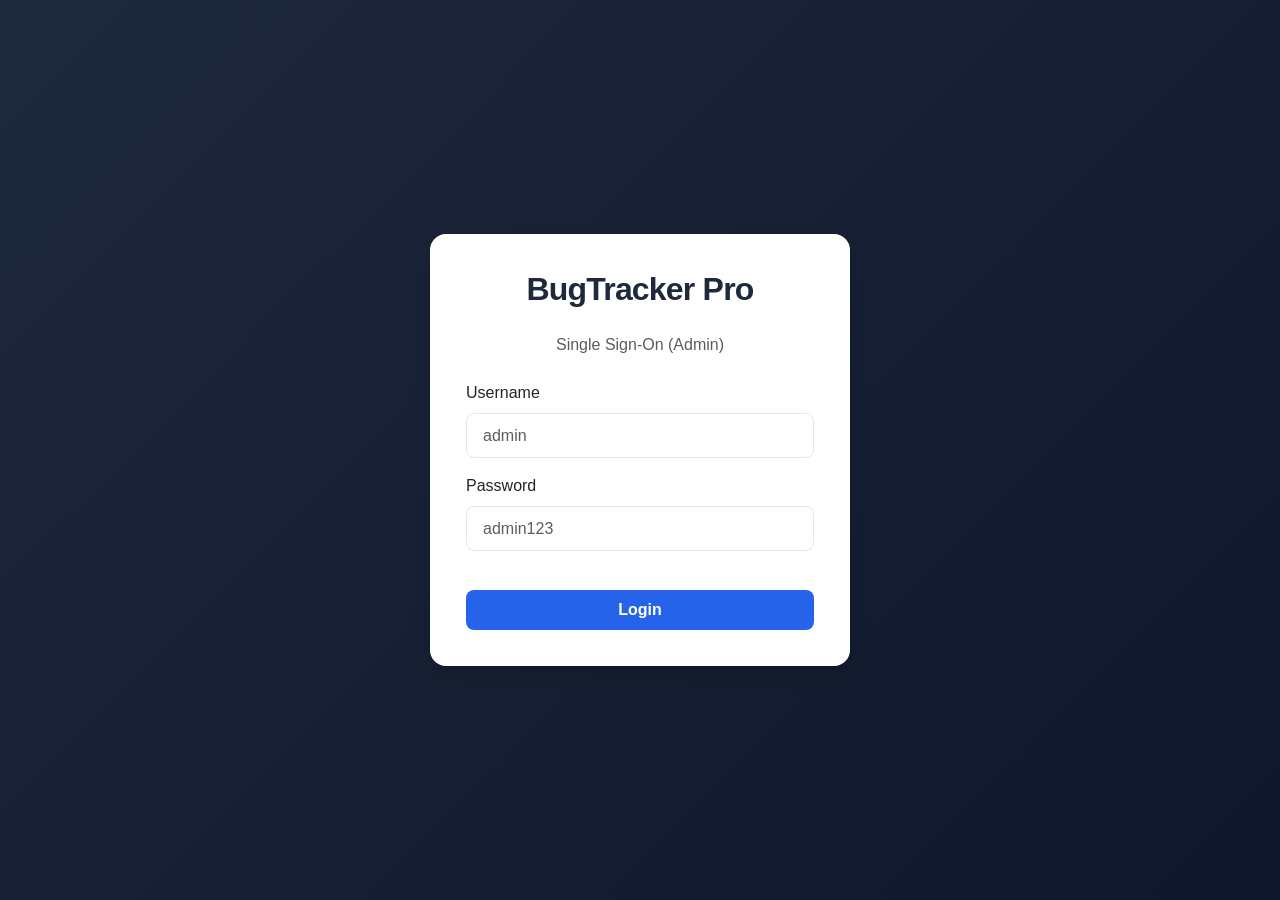
<file: index.html>
<!DOCTYPE html>
<html lang="en">
<head>
    <meta charset="UTF-8">
    <meta name="viewport" content="width=device-width, initial-scale=1.0">
    <title>BugTracker Pro | Admin Portal</title>
    
    <link href="https://cdn.jsdelivr.net/npm/bootstrap@5.3.0/dist/css/bootstrap.min.css" rel="stylesheet">
    
    <link rel="stylesheet" href="style.css">
    <style>
    .page-header { display:flex; align-items:center; justify-content:space-between; margin-bottom:1.5rem; flex-wrap:wrap; gap:0.75rem; }
    .page-title { font-size:1.5rem; font-weight:700; color:var(--text-main); margin:0; }
    .filter-bar { background:var(--white); border:1px solid var(--border-color); border-radius:10px; padding:0.75rem 1rem; margin-bottom:1.5rem; display:flex; align-items:center; gap:0.75rem; flex-wrap:wrap; }
    .filter-bar select, .filter-bar input { border:1px solid var(--border-color); border-radius:6px; padding:0.35rem 0.75rem; font-size:0.85rem; color:var(--text-main); background:var(--bg-light); }
    .filter-label { font-size:0.8rem; font-weight:600; color:var(--text-muted); text-transform:uppercase; letter-spacing:0.05em; }
    #kanban-view .kanban-wrapper { display:grid; grid-template-columns:repeat(4,1fr); gap:1rem; align-items:start; }
    @media(max-width:1100px){#kanban-view .kanban-wrapper{grid-template-columns:repeat(2,1fr);}}
    @media(max-width:600px){#kanban-view .kanban-wrapper{grid-template-columns:1fr;}}
    .kanban-column-header { display:flex; align-items:center; justify-content:space-between; margin-bottom:0.75rem; }
    .kanban-column-title { font-size:0.8rem; font-weight:700; text-transform:uppercase; letter-spacing:0.08em; }
    .kanban-count { background:var(--border-color); color:var(--text-muted); font-size:0.75rem; font-weight:700; border-radius:999px; padding:0.1rem 0.55rem; }
    .issue-card .issue-summary { font-size:0.9rem; font-weight:600; color:var(--text-main); margin-bottom:0.5rem; line-height:1.3; }
    .issue-card .issue-meta { display:flex; justify-content:space-between; align-items:center; margin-top:0.6rem; flex-wrap:wrap; gap:0.3rem; }
    .issue-card .issue-project { font-size:0.75rem; color:var(--text-muted); font-weight:500; }
    .issue-card .issue-assignee { font-size:0.72rem; background:#f1f5f9; color:var(--text-main); padding:0.15rem 0.5rem; border-radius:999px; font-weight:500; }
    .issue-card .issue-date { font-size:0.72rem; color:var(--text-muted); }
    .badge-priority { font-size:0.68rem; font-weight:700; padding:0.15rem 0.5rem; border-radius:4px; text-transform:uppercase; letter-spacing:0.04em; }
    .prio-badge-high { background:#fee2e2; color:#991b1b; }
    .prio-badge-medium { background:#fef3c7; color:#92400e; }
    .prio-badge-low { background:#ede9fe; color:#4c1d95; }
    .col-open { border-top:3px solid var(--open); }
    .col-overdue { border-top:3px solid var(--overdue); }
    .col-resolved { border-top:3px solid var(--resolved); }
    #list-view table { background:var(--white); border-radius:10px; overflow:hidden; border:1px solid var(--border-color); }
    #list-view thead th { font-size:0.75rem; font-weight:700; text-transform:uppercase; letter-spacing:0.06em; color:var(--text-muted); background:var(--bg-light); border-bottom:1px solid var(--border-color); padding:0.75rem 1rem; }
    #list-view tbody td { font-size:0.875rem; padding:0.75rem 1rem; vertical-align:middle; border-bottom:1px solid #f1f5f9; }
    #list-view tbody tr:last-child td { border-bottom:none; }
    #list-view tbody tr:hover { background:#f8fafc; cursor:pointer; }
    .stats-bar { display:grid; grid-template-columns:repeat(4,1fr); gap:1rem; margin-bottom:1.5rem; }
    @media(max-width:700px){.stats-bar{grid-template-columns:repeat(2,1fr);}}
    .stat-card { background:var(--white); border:1px solid var(--border-color); border-radius:10px; padding:1rem 1.25rem; }
    .stat-card .stat-label { font-size:0.72rem; font-weight:700; text-transform:uppercase; letter-spacing:0.06em; color:var(--text-muted); margin-bottom:0.25rem; }
    .stat-card .stat-value { font-size:1.75rem; font-weight:700; color:var(--text-main); line-height:1; }
    .modal-content { border:none; border-radius:14px; box-shadow:0 25px 50px rgba(0,0,0,0.15); }
    .modal-header { border-bottom:1px solid var(--border-color); padding:1.25rem 1.5rem; }
    .modal-body { padding:1.5rem; }
    .issue-detail-grid { display:grid; grid-template-columns:1fr 1fr; gap:1rem; }
    @media(max-width:600px){.issue-detail-grid{grid-template-columns:1fr;}}
    .detail-field { background:var(--bg-light); border-radius:8px; padding:0.75rem 1rem; }
    .detail-field label { font-size:0.7rem; font-weight:700; text-transform:uppercase; letter-spacing:0.06em; color:var(--text-muted); display:block; margin-bottom:0.25rem; }
    .detail-field .detail-value { font-size:0.9rem; font-weight:500; color:var(--text-main); }
    .detail-field.span-2 { grid-column:span 2; }
    .resolution-section { background:#f0fdf4; border:1px solid #bbf7d0; border-radius:10px; padding:1rem; margin-top:1rem; }
    .resolution-section h6 { font-size:0.75rem; font-weight:700; text-transform:uppercase; letter-spacing:0.06em; color:#166534; margin-bottom:0.75rem; }
    .empty-state { text-align:center; padding:3rem 1rem; color:var(--text-muted); }
    .empty-state .empty-icon { font-size:2.5rem; margin-bottom:0.5rem; }
</style>
</head>
<body class="bg-light">

<div id="login-section" class="login-container">
    <div class="card shadow login-card">
        <div class="card-body">
            <div class="text-center mb-4">
                <h2 class="fw-bold">BugTracker Pro</h2>
                <p class="text-muted">Single Sign-On (Admin)</p>
            </div>

            <div class="mb-3">
                <label class="form-label">Username</label>
                <input type="text" id="username" class="form-control" placeholder="admin">
            </div>

            <div class="mb-4">
                <label class="form-label">Password</label>
                <input type="password" id="password" class="form-control" placeholder="admin123">
            </div>

            <button class="btn btn-primary w-100 py-2" onclick="handleLogin()">Login</button>
        </div>
    </div>
</div>

<div id="app-content" class="d-none">

    <nav class="navbar navbar-dark bg-dark px-4 py-3 shadow-sm">
        <span class="navbar-brand fw-bold">BugTracker Pro</span>
        <div class="d-flex align-items-center">
            <span class="text-light me-3 small">Logged in as: <strong>Admin</strong></span>
            <button class="btn btn-outline-danger btn-sm" onclick="handleLogout()">Logout</button>
        </div>
    </nav>

    <main class="container-fluid p-4">

        <div class="alert alert-success border-0 shadow-sm">
            <h4 class="alert-heading">Welcome Back!</h4>
            <p>The system is initialized and LocalStorage is active.</p>
        </div>

        <div id="main-ui">

            <!-- ============================================================-->
            <!--  ROLE 4: People and Project Management-->
            <!-- ============================================================-->

            <a class="btn btn-success btn-sm fw-semibold" data-bs-toggle="modal" data-bs-target="#personModal">
                + New Person
            </a>

            <a class="btn btn-success btn-sm fw-semibold" data-bs-toggle="modal" data-bs-target="#projectModal">
                + New Project
            </a>

            <div class="page-header">
                <h1 class="page-title">📋 Issue Dashboard</h1>
                <div class="d-flex gap-2 align-items-center flex-wrap">
                    <div class="btn-group" role="group">
                        <button class="btn btn-primary btn-sm" id="btn-kanban" onclick="switchView('kanban')">🗂 Kanban</button>
                        <button class="btn btn-outline-secondary btn-sm" id="btn-list" onclick="switchView('list')">📄 List</button>
                    </div>
                    <a href="IssueCreation.html" class="btn btn-success btn-sm fw-semibold">+ New Issue</a>
                </div>
            </div>

            <div class="stats-bar">
                <div class="stat-card">
                    <div class="stat-label">Total Issues</div>
                    <div class="stat-value" id="stat-total">0</div>
                </div>
                <div class="stat-card" style="border-top:3px solid var(--open)">
                    <div class="stat-label">Open</div>
                    <div class="stat-value" id="stat-open" style="color:var(--open)">0</div>
                </div>
                <div class="stat-card" style="border-top:3px solid var(--overdue)">
                    <div class="stat-label">Overdue</div>
                    <div class="stat-value" id="stat-overdue" style="color:var(--overdue)">0</div>
                </div>
                <div class="stat-card" style="border-top:3px solid var(--resolved)">
                    <div class="stat-label">Resolved</div>
                    <div class="stat-value" id="stat-resolved" style="color:var(--resolved)">0</div>
                </div>
            </div>

            <div class="filter-bar">
                <span class="filter-label">Filter:</span>
                <select id="filter-status" onchange="applyFilters()">
                    <option value="">All Statuses</option>
                    <option value="open">Open</option>
                    <option value="resolved">Resolved</option>
                    <option value="overdue">Overdue</option>
                </select>
                <select id="filter-priority" onchange="applyFilters()">
                    <option value="">All Priorities</option>
                    <option value="high">High</option>
                    <option value="medium">Medium</option>
                    <option value="low">Low</option>
                </select>
                <select id="filter-project" onchange="applyFilters()">
                    <option value="">All Projects</option>
                </select>
                <input type="text" id="filter-search" placeholder="Search issues..." oninput="applyFilters()" style="min-width:160px;">
                <button class="btn btn-outline-secondary btn-sm" onclick="clearFilters()">Clear</button>
            </div>

            <div id="kanban-view">
                <div class="kanban-wrapper">

                    <div class="kanban-column col-open">
                        <div class="kanban-column-header">
                            <span class="kanban-column-title" style="color:var(--open)">🔵 Open</span>
                            <span class="kanban-count" id="count-open">0</span>
                        </div>
                        <div id="cards-open"></div>
                        <div class="empty-state d-none" id="empty-open">
                            <div class="empty-icon">🎉</div><div style="font-size:0.8rem">No open issues</div>
                        </div>
                    </div>

                    <div class="kanban-column col-overdue">
                        <div class="kanban-column-header">
                            <span class="kanban-column-title" style="color:var(--overdue)">🔴 Overdue</span>
                            <span class="kanban-count" id="count-overdue">0</span>
                        </div>
                        <div id="cards-overdue"></div>
                        <div class="empty-state d-none" id="empty-overdue">
                            <div class="empty-icon">✅</div><div style="font-size:0.8rem">None overdue</div>
                        </div>
                    </div>

                    <div class="kanban-column" style="border-top:3px solid #f59e0b">
                        <div class="kanban-column-header">
                            <span class="kanban-column-title" style="color:#d97706">🟡 In Progress</span>
                            <span class="kanban-count" id="count-inprogress">0</span>
                        </div>
                        <div id="cards-inprogress"></div>
                        <div class="empty-state d-none" id="empty-inprogress">
                            <div class="empty-icon">🚀</div><div style="font-size:0.8rem">Nothing in progress</div>
                        </div>
                    </div>

                    <div class="kanban-column col-resolved">
                        <div class="kanban-column-header">
                            <span class="kanban-column-title" style="color:var(--resolved)">🟢 Resolved</span>
                            <span class="kanban-count" id="count-resolved">0</span>
                        </div>
                        <div id="cards-resolved"></div>
                        <div class="empty-state d-none" id="empty-resolved">
                            <div class="empty-icon">📭</div><div style="font-size:0.8rem">None resolved yet</div>
                        </div>
                    </div>

                </div>
            </div>

            <div id="list-view" class="d-none">
                <div class="table-responsive">
                    <table class="table table-hover mb-0">
                        <thead>
                        <tr>
                            <th style="cursor:pointer" onclick="sortBy('id')">#ID ↕</th>
                            <th style="cursor:pointer" onclick="sortBy('summary')">Summary ↕</th>
                            <th style="cursor:pointer" onclick="sortBy('project')">Project ↕</th>
                            <th style="cursor:pointer" onclick="sortBy('assignedTo')">Assignee ↕</th>
                            <th style="cursor:pointer" onclick="sortBy('priority')">Priority ↕</th>
                            <th style="cursor:pointer" onclick="sortBy('status')">Status ↕</th>
                            <th style="cursor:pointer" onclick="sortBy('date')">Date ↕</th>
                        </tr>
                        </thead>
                        <tbody id="list-tbody"></tbody>
                    </table>
                </div>
                <div class="empty-state d-none" id="empty-list">
                    <div class="empty-icon">🔍</div>
                    <div>No issues found.</div>
                </div>
            </div>

        </div>

    </main>
</div>

<div class="modal fade" id="issueModal" tabindex="-1">
    <div class="modal-dialog modal-lg modal-dialog-centered">
        <div class="modal-content">
            <div class="modal-header">
                <div>
                    <div class="d-flex align-items-center gap-2 mb-1">
                        <span id="modal-status-badge" class="badge-status"></span>
                        <span id="modal-priority-badge" class="badge-priority"></span>
                    </div>
                    <h5 class="modal-title fw-bold mb-0" id="modal-summary">Issue Title</h5>
                </div>
                <button type="button" class="btn-close" data-bs-dismiss="modal"></button>
            </div>
            <div class="modal-body">
                <div class="issue-detail-grid" id="modal-detail-grid"></div>
                <div id="modal-resolution-section" class="resolution-section d-none">
                    <h6>✅ Resolution Details</h6>
                    <div class="issue-detail-grid">
                        <div class="detail-field">
                            <label>Resolution Summary</label>
                            <div class="detail-value" id="modal-res-summary">—</div>
                        </div>
                        <div class="detail-field">
                            <label>Resolution Date</label>
                            <div class="detail-value" id="modal-res-date">—</div>
                        </div>
                    </div>
                </div>
            </div>
            <div class="modal-footer border-0">
                <button class="btn btn-outline-secondary btn-sm" data-bs-dismiss="modal">Close</button>
                <button class="btn btn-primary btn-sm" id="modal-edit-btn">Edit Issue</button>
            </div>
        </div>
    </div>
</div>

<section class="modal fade" id="personModal" tabindex="-1">
  <section class="modal-dialog">
    <section class="modal-content">

      <section class="modal-header">
        <h5 class="modal-title">Add New Person</h5>
        <button type="button" class="btn-close" data-bs-dismiss="modal"></button>
      </section>

      <section class="modal-body">

  <input type="number" id="newPersonId" placeholder="ID" class="form-control mb-2">
  <input type="text" id="newPersonName" placeholder="First Name" class="form-control mb-2">
  <input type="text" id="newPersonSurname" placeholder="Surname" class="form-control mb-2">
  <input type="email" id="newPersonEmail" placeholder="Email" class="form-control mb-2">
  <input type="text" id="newPersonUsername" placeholder="Username" class="form-control mb-2">

  <label class="form-label mt-2">Profile Picture (optional)</label>
  <input type="file" id="newPersonImage" class="form-control" accept="image/*">

</section>

      <section class="modal-footer">
        <button class="btn btn-secondary" data-bs-dismiss="modal">Cancel</button>
        <button class="btn btn-primary" onclick="addPerson()">Save</button>
      </section>

    </section>
  </section>
</section>

<section class="modal fade" id="projectModal" tabindex="-1">
  <section class="modal-dialog">
    <section class="modal-content">

      <section class="modal-header">
        <h5 class="modal-title">Add New Project</h5>
        <button type="button" class="btn-close" data-bs-dismiss="modal"></button>
      </section>

     <section class="modal-body">
        <input type="number" id="newProjectId" placeholder="Project ID" class="form-control mb-2">
        <input type="text" id="newProjectName" placeholder="Project Name" class="form-control">
     </section>

      <section class="modal-footer">
        <button class="btn btn-secondary" data-bs-dismiss="modal">Cancel</button>
        <button class="btn btn-primary" onclick="addProject()">Save</button>
      </section>

    </section>
  </section>
</section>

<script src="https://cdn.jsdelivr.net/npm/bootstrap@5.3.0/dist/js/bootstrap.bundle.min.js"></script>
<script src="storage.js"></script>
<script src="PeopleProjects.js"></script>

<script>
let allIssues = [], filteredIssues = [], currentView = 'kanban', sortKey = 'id', sortAsc = true;
const PRIORITY_ORDER = { high:0, medium:1, low:2 };

function statusBadgeHtml(s) {
    const m = { open:'status-open', resolved:'status-resolved', overdue:'status-overdue' };
    return `<span class="badge-status ${m[s]||'status-open'}">${s}</span>`;
}
function priorityBadgeHtml(p) {
    const m = { high:'prio-badge-high', medium:'prio-badge-medium', low:'prio-badge-low' };
    return `<span class="badge-priority ${m[p]||'prio-badge-low'}">${p}</span>`;
}
function formatDate(d) {
    if (!d) return '—';
    const dt = new Date(d);
    return isNaN(dt) ? d : dt.toLocaleDateString('en-ZA', { day:'2-digit', month:'short', year:'numeric' });
}
function getPersonDisplay(username) {
    if (!username) return '👤 Unassigned';
    const people = BTS.getData(BTS.KEYS.PEOPLE);
    const person = people.find(p => p.username === username);
    if (!person) return '👤 ' + username;
    const name = `${person.name || ''} ${person.surname || ''}`;
    if (person.profilePicture) {
        return `<span style="display:flex;align-items:center;gap:6px;"><img src="${person.profilePicture}" style="width:22px;height:22px;border-radius:50%;object-fit:cover;">${name}</span>`;
    }
    return `👤 ${name}`;
}

function loadIssues() {
    allIssues = BTS.getData(BTS.KEYS.ISSUES) || [];
    populateProjectFilter();
    applyFilters();
}

function updateStats(issues) {
    document.getElementById('stat-total').textContent = issues.length;
    document.getElementById('stat-open').textContent = issues.filter(i=>i.status==='open').length;
    document.getElementById('stat-overdue').textContent = issues.filter(i=>i.status==='overdue').length;
    document.getElementById('stat-resolved').textContent = issues.filter(i=>i.status==='resolved').length;
}

function populateProjectFilter() {
    const sel = document.getElementById('filter-project');
    const projects = [...new Set(allIssues.map(i=>i.project).filter(Boolean))].sort();
    const cur = sel.value;
    sel.innerHTML = '<option value="">All Projects</option>';
    projects.forEach(p => { const o=document.createElement('option'); o.value=p; o.textContent=p; if(p===cur)o.selected=true; sel.appendChild(o); });
}

function applyFilters() {
    const sf=document.getElementById('filter-status').value;
    const pf=document.getElementById('filter-priority').value;
    const jf=document.getElementById('filter-project').value;
    const qf=document.getElementById('filter-search').value.toLowerCase();
    filteredIssues = allIssues.filter(i => {
        if(sf && i.status!==sf) return false;
        if(pf && i.priority!==pf) return false;
        if(jf && i.project!==jf) return false;
        if(qf && !(i.summary||'').toLowerCase().includes(qf) && !(i.description||'').toLowerCase().includes(qf)) return false;
        return true;
    });
    updateStats(filteredIssues);
    renderCurrentView();
}

function clearFilters() {
    document.getElementById('filter-status').value='';
    document.getElementById('filter-priority').value='';
    document.getElementById('filter-project').value='';
    document.getElementById('filter-search').value='';
    applyFilters();
}

function switchView(view) {
    currentView = view;
    document.getElementById('kanban-view').classList.toggle('d-none', view!=='kanban');
    document.getElementById('list-view').classList.toggle('d-none', view!=='list');
    document.getElementById('btn-kanban').className = view==='kanban' ? 'btn btn-primary btn-sm' : 'btn btn-outline-secondary btn-sm';
    document.getElementById('btn-list').className = view==='list' ? 'btn btn-primary btn-sm' : 'btn btn-outline-secondary btn-sm';
    renderCurrentView();
}

function renderCurrentView() {
    currentView==='kanban' ? renderKanban() : renderList();
}

function buildIssueCard(issue) {
    const card = document.createElement('div');
    card.className = `issue-card prio-${issue.priority}`;
    card.innerHTML = `
        <div class="d-flex justify-content-between align-items-start mb-1">
            ${priorityBadgeHtml(issue.priority)}
            <span style="font-size:0.72rem;color:var(--text-muted)">#${issue.id}</span>
        </div>
        <div class="issue-summary">${issue.summary||'Untitled'}</div>
        <div class="issue-project">${issue.project||'—'}</div>
        <div class="issue-meta">
            <span class="issue-assignee">${getPersonDisplay(issue.assignedTo)}</span>
            <span class="issue-date">${formatDate(issue.date)}</span>
        </div>`;
    card.addEventListener('click', ()=>openIssueModal(issue.id));
    return card;
}

function renderKanban() {
    const cols = {
        open: {cards:'cards-open',count:'count-open',empty:'empty-open'},
        overdue: {cards:'cards-overdue',count:'count-overdue',empty:'empty-overdue'},
        inprogress: {cards:'cards-inprogress',count:'count-inprogress',empty:'empty-inprogress'},
        resolved: {cards:'cards-resolved',count:'count-resolved',empty:'empty-resolved'}
    };
    Object.values(cols).forEach(c=>document.getElementById(c.cards).innerHTML='');
    const cat={open:[],overdue:[],inprogress:[],resolved:[]};

    filteredIssues.forEach(i=>{
        if(i.status==='resolved') cat.resolved.push(i);
        else if(i.status==='overdue') cat.overdue.push(i);
        else if(i.assignedTo) cat.inprogress.push(i);
        else cat.open.push(i);
    });

    Object.entries(cat).forEach(([key,issues])=>{
        const col=cols[key];
        document.getElementById(col.count).textContent=issues.length;
        const emptyEl=document.getElementById(col.empty);
        if(issues.length===0){emptyEl.classList.remove('d-none');return;}
        emptyEl.classList.add('d-none');
        issues.sort((a,b)=>(PRIORITY_ORDER[a.priority]??2)-(PRIORITY_ORDER[b.priority]??2));
        issues.forEach(i=>document.getElementById(col.cards).appendChild(buildIssueCard(i)));
    });
}

function sortBy(key) {
    if(sortKey===key) sortAsc=!sortAsc;
    else {sortKey=key;sortAsc=true;}
    renderList();
}

function renderList() {
    const tbody=document.getElementById('list-tbody');
    const emptyEl=document.getElementById('empty-list');
    tbody.innerHTML='';
    const sorted=[...filteredIssues].sort((a,b)=>{
        let av=a[sortKey]??'', bv=b[sortKey]??'';
        if(sortKey==='priority'){av=PRIORITY_ORDER[av]??9;bv=PRIORITY_ORDER[bv]??9;}
        if(typeof av==='string')av=av.toLowerCase();
        if(typeof bv==='string')bv=bv.toLowerCase();
        return sortAsc?(av<bv?-1:av>bv?1:0):(av>bv?-1:av<bv?1:0);
    });
    if(sorted.length===0){emptyEl.classList.remove('d-none');return;}
    emptyEl.classList.add('d-none');
    sorted.forEach(issue=>{
        const tr=document.createElement('tr');
        tr.innerHTML=`
        <td>#${issue.id}</td>
        <td><strong>${issue.summary||'—'}</strong></td>
        <td>${issue.project||'—'}</td>
        <td>${getPersonDisplay(issue.assignedTo)}</td>
        <td>${priorityBadgeHtml(issue.priority)}</td>
        <td>${statusBadgeHtml(issue.status)}</td>
        <td>${formatDate(issue.date)}</td>`;
        tr.addEventListener('click',()=>openIssueModal(issue.id));
        tbody.appendChild(tr);
    });
}

function openIssueModal(issueId) {
    const issue=allIssues.find(i=>i.id==issueId);
    if(!issue) return;

    document.getElementById('modal-summary').textContent=issue.summary||'Untitled';

    const sb=document.getElementById('modal-status-badge');
    sb.className=`badge-status status-${issue.status}`;
    sb.textContent=issue.status;

    const pb=document.getElementById('modal-priority-badge');
    pb.className=`badge-priority prio-badge-${issue.priority}`;
    pb.textContent=issue.priority;

    document.getElementById('modal-detail-grid').innerHTML=`
        <div class="detail-field span-2"><label>Description</label><div class="detail-value">${issue.description||'No description.'}</div></div>
        <div class="detail-field"><label>Project</label><div class="detail-value">${issue.project||'—'}</div></div>
        <div class="detail-field"><label>Assigned To</label><div class="detail-value">${getPersonDisplay(issue.assignedTo)}</div></div>
        <div class="detail-field"><label>Reported By</label><div class="detail-value">${issue.person||'Admin'}</div></div>
        <div class="detail-field"><label>Date Identified</label><div class="detail-value">${formatDate(issue.date)}</div></div>
        <div class="detail-field"><label>Target Resolution</label><div class="detail-value">${formatDate(issue.dueDate)}</div></div>
        <div class="detail-field"><label>Issue ID</label><div class="detail-value">#${issue.id}</div></div>`;

    const resSection=document.getElementById('modal-resolution-section');
    if(issue.status==='resolved'&&(issue.resolutionSummary||issue.resolutionDate)){
        resSection.classList.remove('d-none');
        document.getElementById('modal-res-summary').textContent=issue.resolutionSummary||'—';
        document.getElementById('modal-res-date').textContent=formatDate(issue.resolutionDate);
    } else resSection.classList.add('d-none');

    document.getElementById('modal-edit-btn').onclick=()=>window.location.href=`editissue.html?edit=${issue.id}`;
    new bootstrap.Modal(document.getElementById('issueModal')).show();
}

const _orig = window.showApp;
window.showApp = function() {
    _orig && _orig();
    if(localStorage.getItem('bts_admin_logged_in')==='true') loadIssues();
};

document.addEventListener('DOMContentLoaded',()=>{
    if(localStorage.getItem('bts_admin_logged_in')==='true'){
        loadIssues();
    }
});
window.addEventListener("focus", () => {
    if (sessionStorage.getItem("bts_issue_updated") === "1") {
        sessionStorage.removeItem("bts_issue_updated");
        loadIssues();
    }
});
</script>

</body>
</html>
</file>
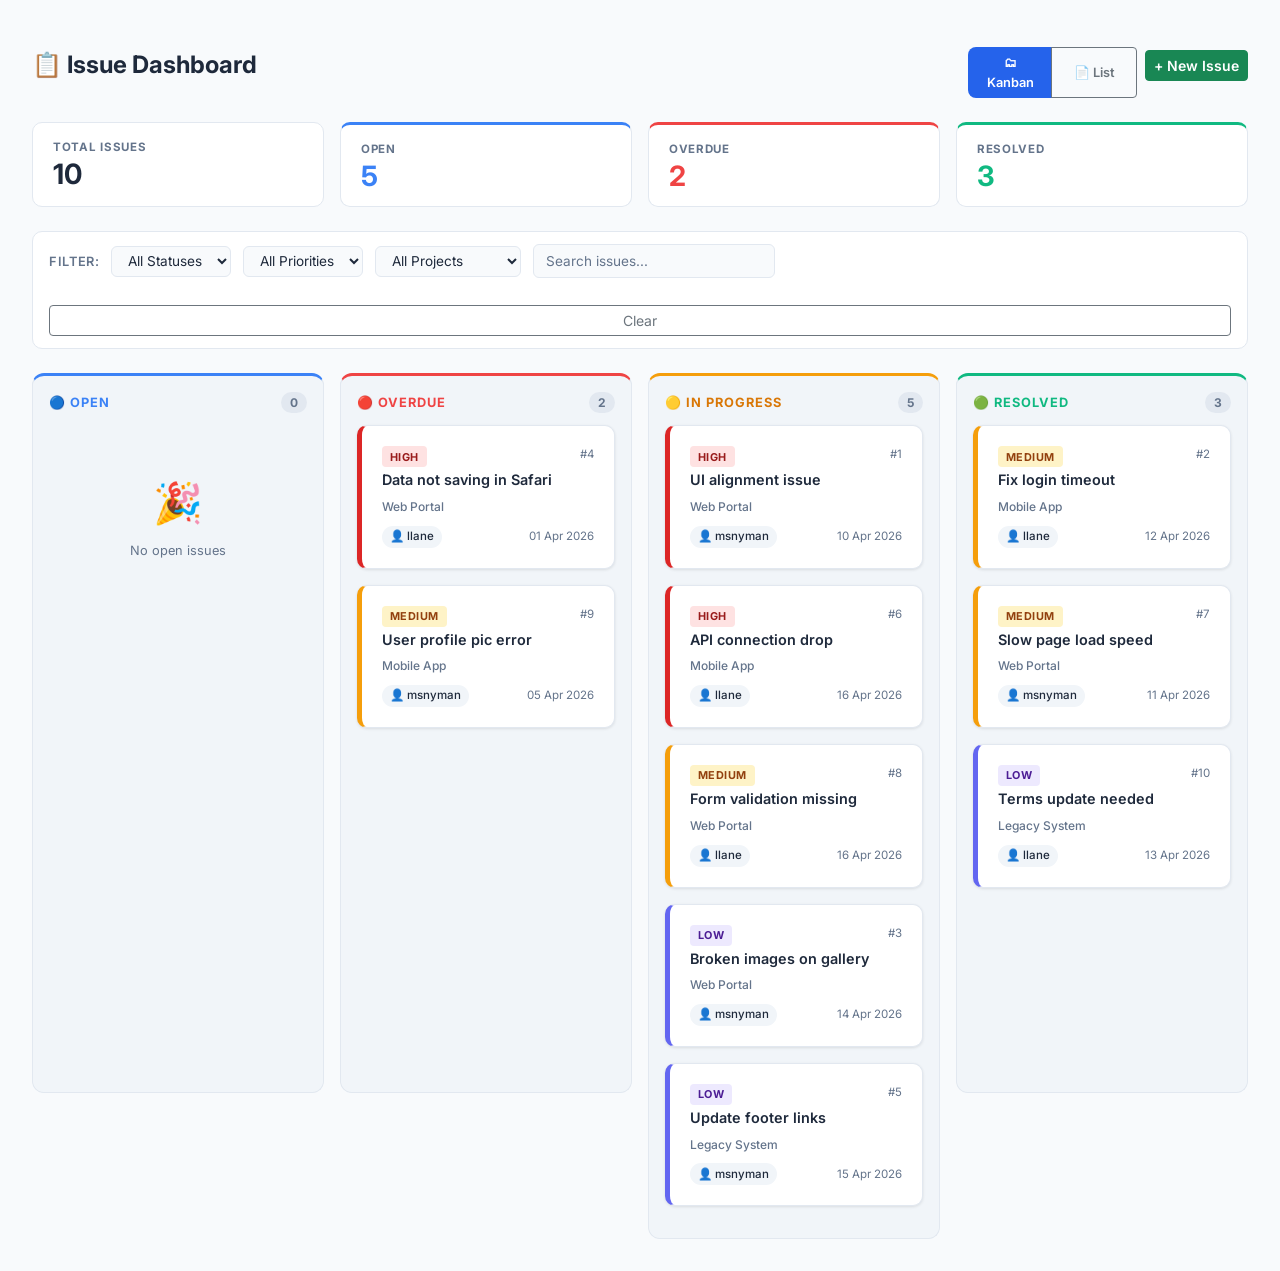
<file: dashboard.html>
<!DOCTYPE html>
<html lang="en">
<head>
    <meta charset="UTF-8">
    <meta name="viewport" content="width=device-width, initial-scale=1.0">
    <title>BugTracker Pro | Dashboard</title>
    <link href="https://cdn.jsdelivr.net/npm/bootstrap@5.3.0/dist/css/bootstrap.min.css" rel="stylesheet">
    <link rel="preconnect" href="https://fonts.googleapis.com">
    <link href="https://fonts.googleapis.com/css2?family=Inter:wght@300;400;500;600;700&display=swap" rel="stylesheet">
    <link rel="stylesheet" href="style.css">
    <style>
        /* ---- Dashboard Layout ---- */
        .page-header {
            display: flex;
            align-items: center;
            justify-content: space-between;
            margin-bottom: 1.5rem;
            flex-wrap: wrap;
            gap: 0.75rem;
        }
        .page-title {
            font-size: 1.5rem;
            font-weight: 700;
            color: var(--text-main);
            margin: 0;
        }

        /* ---- View Toggle ---- */
        .view-toggle .btn {
            font-size: 0.8rem;
            font-weight: 600;
            padding: 0.4rem 1rem;
        }

        /* ---- Filters ---- */
        .filter-bar {
            background: var(--white);
            border: 1px solid var(--border-color);
            border-radius: 10px;
            padding: 0.75rem 1rem;
            margin-bottom: 1.5rem;
            display: flex;
            align-items: center;
            gap: 0.75rem;
            flex-wrap: wrap;
        }
        .filter-bar select,
        .filter-bar input {
            border: 1px solid var(--border-color);
            border-radius: 6px;
            padding: 0.35rem 0.75rem;
            font-size: 0.85rem;
            color: var(--text-main);
            background: var(--bg-light);
        }
        .filter-label {
            font-size: 0.8rem;
            font-weight: 600;
            color: var(--text-muted);
            text-transform: uppercase;
            letter-spacing: 0.05em;
        }

        /* ---- Kanban Board ---- */
        #kanban-view .kanban-wrapper {
            display: grid;
            grid-template-columns: repeat(4, 1fr);
            gap: 1rem;
            align-items: start;
        }
        @media (max-width: 1100px) {
            #kanban-view .kanban-wrapper { grid-template-columns: repeat(2, 1fr); }
        }
        @media (max-width: 600px) {
            #kanban-view .kanban-wrapper { grid-template-columns: 1fr; }
        }
        .kanban-column-header {
            display: flex;
            align-items: center;
            justify-content: space-between;
            margin-bottom: 0.75rem;
        }
        .kanban-column-title {
            font-size: 0.8rem;
            font-weight: 700;
            text-transform: uppercase;
            letter-spacing: 0.08em;
        }
        .kanban-count {
            background: var(--border-color);
            color: var(--text-muted);
            font-size: 0.75rem;
            font-weight: 700;
            border-radius: 999px;
            padding: 0.1rem 0.55rem;
        }
        .issue-card .issue-summary {
            font-size: 0.9rem;
            font-weight: 600;
            color: var(--text-main);
            margin-bottom: 0.5rem;
            line-height: 1.3;
        }
        .issue-card .issue-meta {
            display: flex;
            justify-content: space-between;
            align-items: center;
            margin-top: 0.6rem;
            flex-wrap: wrap;
            gap: 0.3rem;
        }
        .issue-card .issue-project {
            font-size: 0.75rem;
            color: var(--text-muted);
            font-weight: 500;
        }
        .issue-card .issue-assignee {
            font-size: 0.72rem;
            background: #f1f5f9;
            color: var(--text-main);
            padding: 0.15rem 0.5rem;
            border-radius: 999px;
            font-weight: 500;
        }
        .issue-card .issue-date {
            font-size: 0.72rem;
            color: var(--text-muted);
        }
        .badge-priority {
            font-size: 0.68rem;
            font-weight: 700;
            padding: 0.15rem 0.5rem;
            border-radius: 4px;
            text-transform: uppercase;
            letter-spacing: 0.04em;
        }
        .prio-badge-high { background: #fee2e2; color: #991b1b; }
        .prio-badge-medium { background: #fef3c7; color: #92400e; }
        .prio-badge-low { background: #ede9fe; color: #4c1d95; }

        /* Column accent colors */
        .col-backlog { border-top: 3px solid #94a3b8; }
        .col-open    { border-top: 3px solid var(--open); }
        .col-overdue { border-top: 3px solid var(--overdue); }
        .col-resolved{ border-top: 3px solid var(--resolved); }

        /* ---- List View ---- */
        #list-view table {
            background: var(--white);
            border-radius: 10px;
            overflow: hidden;
            border: 1px solid var(--border-color);
        }
        #list-view thead th {
            font-size: 0.75rem;
            font-weight: 700;
            text-transform: uppercase;
            letter-spacing: 0.06em;
            color: var(--text-muted);
            background: var(--bg-light);
            border-bottom: 1px solid var(--border-color);
            padding: 0.75rem 1rem;
        }
        #list-view tbody td {
            font-size: 0.875rem;
            padding: 0.75rem 1rem;
            vertical-align: middle;
            border-bottom: 1px solid #f1f5f9;
        }
        #list-view tbody tr:last-child td { border-bottom: none; }
        #list-view tbody tr:hover { background: #f8fafc; cursor: pointer; }

        /* ---- Stats Bar ---- */
        .stats-bar {
            display: grid;
            grid-template-columns: repeat(4, 1fr);
            gap: 1rem;
            margin-bottom: 1.5rem;
        }
        @media (max-width: 700px) { .stats-bar { grid-template-columns: repeat(2, 1fr); } }
        .stat-card {
            background: var(--white);
            border: 1px solid var(--border-color);
            border-radius: 10px;
            padding: 1rem 1.25rem;
        }
        .stat-card .stat-label {
            font-size: 0.72rem;
            font-weight: 700;
            text-transform: uppercase;
            letter-spacing: 0.06em;
            color: var(--text-muted);
            margin-bottom: 0.25rem;
        }
        .stat-card .stat-value {
            font-size: 1.75rem;
            font-weight: 700;
            color: var(--text-main);
            line-height: 1;
        }

        /* ---- Modal - Single Issue View ---- */
        .modal-content {
            border: none;
            border-radius: 14px;
            box-shadow: 0 25px 50px rgba(0,0,0,0.15);
        }
        .modal-header {
            border-bottom: 1px solid var(--border-color);
            padding: 1.25rem 1.5rem;
        }
        .modal-body { padding: 1.5rem; }
        .issue-detail-grid {
            display: grid;
            grid-template-columns: 1fr 1fr;
            gap: 1rem;
        }
        @media (max-width: 600px) { .issue-detail-grid { grid-template-columns: 1fr; } }
        .detail-field {
            background: var(--bg-light);
            border-radius: 8px;
            padding: 0.75rem 1rem;
        }
        .detail-field label {
            font-size: 0.7rem;
            font-weight: 700;
            text-transform: uppercase;
            letter-spacing: 0.06em;
            color: var(--text-muted);
            display: block;
            margin-bottom: 0.25rem;
        }
        .detail-field .detail-value {
            font-size: 0.9rem;
            font-weight: 500;
            color: var(--text-main);
        }
        .detail-field.span-2 { grid-column: span 2; }
        .resolution-section {
            background: #f0fdf4;
            border: 1px solid #bbf7d0;
            border-radius: 10px;
            padding: 1rem;
            margin-top: 1rem;
        }
        .resolution-section h6 {
            font-size: 0.75rem;
            font-weight: 700;
            text-transform: uppercase;
            letter-spacing: 0.06em;
            color: #166534;
            margin-bottom: 0.75rem;
        }
        .empty-state {
            text-align: center;
            padding: 3rem 1rem;
            color: var(--text-muted);
        }
        .empty-state .empty-icon { font-size: 2.5rem; margin-bottom: 0.5rem; }
    </style>
</head>
<body>
    <!-- ====================== MODAL: Single Issue View ====================== -->
    <div class="modal fade" id="issueModal" tabindex="-1">
        <div class="modal-dialog modal-lg modal-dialog-centered">
            <div class="modal-content">
                <div class="modal-header">
                    <div>
                        <div class="d-flex align-items-center gap-2 mb-1">
                            <span id="modal-status-badge" class="badge-status"></span>
                            <span id="modal-priority-badge" class="badge-priority"></span>
                        </div>
                        <h5 class="modal-title fw-bold mb-0" id="modal-summary">Issue Title</h5>
                    </div>
                    <button type="button" class="btn-close" data-bs-dismiss="modal"></button>
                </div>
                <div class="modal-body">
                    <div class="issue-detail-grid" id="modal-detail-grid">
                        <!-- fields injected by JS -->
                    </div>
                    <div id="modal-resolution-section" class="resolution-section d-none">
                        <h6>✅ Resolution Details</h6>
                        <div class="issue-detail-grid">
                            <div class="detail-field">
                                <label>Resolution Summary</label>
                                <div class="detail-value" id="modal-res-summary">—</div>
                            </div>
                            <div class="detail-field">
                                <label>Resolution Date</label>
                                <div class="detail-value" id="modal-res-date">—</div>
                            </div>
                        </div>
                    </div>
                </div>
                <div class="modal-footer border-0">
                    <button class="btn btn-outline-secondary btn-sm" data-bs-dismiss="modal">Close</button>
                    <button class="btn btn-primary btn-sm" id="modal-edit-btn">Edit Issue</button>
                </div>
            </div>
        </div>
    </div>

    <!-- ====================== MAIN DASHBOARD CONTENT ====================== -->
    <!-- NOTE: This file is meant to be embedded inside index.html's #main-ui, 
         but works standalone too. -->

    <div class="main-content-wrapper" id="dashboard-root">

        <!-- Page Header -->
        <div class="page-header">
            <h1 class="page-title">📋 Issue Dashboard</h1>
            <div class="d-flex gap-2 align-items-center flex-wrap">
                <div class="view-toggle btn-group" role="group">
                    <button class="btn btn-primary btn-sm" id="btn-kanban" onclick="switchView('kanban')">🗂 Kanban</button>
                    <button class="btn btn-outline-secondary btn-sm" id="btn-list" onclick="switchView('list')">📄 List</button>
                </div>
                <a href="IssueCreation.html" class="btn btn-success btn-sm fw-semibold">+ New Issue</a>
            </div>
        </div>

        <!-- Stats Bar -->
        <div class="stats-bar" id="stats-bar">
            <div class="stat-card">
                <div class="stat-label">Total Issues</div>
                <div class="stat-value" id="stat-total">0</div>
            </div>
            <div class="stat-card" style="border-top: 3px solid var(--open);">
                <div class="stat-label">Open</div>
                <div class="stat-value" id="stat-open" style="color:var(--open)">0</div>
            </div>
            <div class="stat-card" style="border-top: 3px solid var(--overdue);">
                <div class="stat-label">Overdue</div>
                <div class="stat-value" id="stat-overdue" style="color:var(--overdue)">0</div>
            </div>
            <div class="stat-card" style="border-top: 3px solid var(--resolved);">
                <div class="stat-label">Resolved</div>
                <div class="stat-value" id="stat-resolved" style="color:var(--resolved)">0</div>
            </div>
        </div>

        <!-- Filter Bar -->
        <div class="filter-bar">
            <span class="filter-label">Filter:</span>
            <select id="filter-status" onchange="applyFilters()">
                <option value="">All Statuses</option>
                <option value="open">Open</option>
                <option value="resolved">Resolved</option>
                <option value="overdue">Overdue</option>
            </select>
            <select id="filter-priority" onchange="applyFilters()">
                <option value="">All Priorities</option>
                <option value="high">High</option>
                <option value="medium">Medium</option>
                <option value="low">Low</option>
            </select>
            <select id="filter-project" onchange="applyFilters()">
                <option value="">All Projects</option>
            </select>
            <input type="text" id="filter-search" placeholder="Search issues..." oninput="applyFilters()" style="min-width:160px;">
            <button class="btn btn-outline-secondary btn-sm" onclick="clearFilters()">Clear</button>
        </div>

        <!-- ========== KANBAN VIEW ========== -->
        <div id="kanban-view">
            <div class="kanban-wrapper">
                <!-- Backlog (open, no assignee) -->
                <div class="kanban-column col-open" id="col-open">
                    <div class="kanban-column-header">
                        <span class="kanban-column-title" style="color:var(--open)">🔵 Open</span>
                        <span class="kanban-count" id="count-open">0</span>
                    </div>
                    <div id="cards-open"></div>
                    <div class="empty-state d-none" id="empty-open">
                        <div class="empty-icon">🎉</div>
                        <div style="font-size:0.8rem">No open issues</div>
                    </div>
                </div>

                <!-- Overdue -->
                <div class="kanban-column col-overdue" id="col-overdue">
                    <div class="kanban-column-header">
                        <span class="kanban-column-title" style="color:var(--overdue)">🔴 Overdue</span>
                        <span class="kanban-count" id="count-overdue">0</span>
                    </div>
                    <div id="cards-overdue"></div>
                    <div class="empty-state d-none" id="empty-overdue">
                        <div class="empty-icon">✅</div>
                        <div style="font-size:0.8rem">None overdue</div>
                    </div>
                </div>

                <!-- In Progress (assigned but open) — using assignedTo as proxy -->
                <div class="kanban-column" style="border-top:3px solid #f59e0b;" id="col-inprogress">
                    <div class="kanban-column-header">
                        <span class="kanban-column-title" style="color:#d97706">🟡 In Progress</span>
                        <span class="kanban-count" id="count-inprogress">0</span>
                    </div>
                    <div id="cards-inprogress"></div>
                    <div class="empty-state d-none" id="empty-inprogress">
                        <div class="empty-icon">🚀</div>
                        <div style="font-size:0.8rem">Nothing in progress</div>
                    </div>
                </div>

                <!-- Resolved / Done -->
                <div class="kanban-column col-resolved" id="col-resolved">
                    <div class="kanban-column-header">
                        <span class="kanban-column-title" style="color:var(--resolved)">🟢 Resolved</span>
                        <span class="kanban-count" id="count-resolved">0</span>
                    </div>
                    <div id="cards-resolved"></div>
                    <div class="empty-state d-none" id="empty-resolved">
                        <div class="empty-icon">📭</div>
                        <div style="font-size:0.8rem">None resolved yet</div>
                    </div>
                </div>
            </div>
        </div>

        <!-- ========== LIST VIEW ========== -->
        <div id="list-view" class="d-none">
            <div class="table-responsive">
                <table class="table table-hover mb-0">
                    <thead>
                        <tr>
                            <th style="cursor:pointer" onclick="sortBy('id')">#ID ↕</th>
                            <th style="cursor:pointer" onclick="sortBy('summary')">Summary ↕</th>
                            <th style="cursor:pointer" onclick="sortBy('project')">Project ↕</th>
                            <th style="cursor:pointer" onclick="sortBy('assignedTo')">Assignee ↕</th>
                            <th style="cursor:pointer" onclick="sortBy('priority')">Priority ↕</th>
                            <th style="cursor:pointer" onclick="sortBy('status')">Status ↕</th>
                            <th style="cursor:pointer" onclick="sortBy('date')">Date ↕</th>
                        </tr>
                    </thead>
                    <tbody id="list-tbody">
                    </tbody>
                </table>
            </div>
            <div class="empty-state d-none" id="empty-list">
                <div class="empty-icon">🔍</div>
                <div>No issues found matching your filters.</div>
            </div>
        </div>

    </div><!-- end dashboard-root -->

    <script src="https://cdn.jsdelivr.net/npm/bootstrap@5.3.0/dist/js/bootstrap.bundle.min.js"></script>
    <script src="storage.js"></script>
    <script>
    // ============================================================
    //  ROLE 3: Dashboard & UI Master
    //  Criteria: View All Issues (C3), View Single Issue (C4)
    // ============================================================

    let allIssues = [];
    let filteredIssues = [];
    let currentView = 'kanban';
    let sortKey = 'id';
    let sortAsc = true;
    let selectedIssueId = null;

    const PRIORITY_ORDER = { high: 0, medium: 1, low: 2 };

    // ---- Helpers ----
    function statusBadgeHtml(status) {
        const map = {
            open: 'status-open',
            resolved: 'status-resolved',
            overdue: 'status-overdue'
        };
        const cls = map[status] || 'status-open';
        return `<span class="badge-status ${cls}">${status}</span>`;
    }

    function priorityBadgeHtml(priority) {
        const map = {
            high: 'prio-badge-high',
            medium: 'prio-badge-medium',
            low: 'prio-badge-low'
        };
        const cls = map[priority] || 'prio-badge-low';
        return `<span class="badge-priority ${cls}">${priority}</span>`;
    }

    function prioCardClass(priority) {
        return `prio-${priority}`;
    }

    function formatDate(dateStr) {
        if (!dateStr) return '—';
        const d = new Date(dateStr);
        if (isNaN(d)) return dateStr;
        return d.toLocaleDateString('en-ZA', { day: '2-digit', month: 'short', year: 'numeric' });
    }

    // ---- Load & Refresh ----
    function loadIssues() {
        allIssues = BTS.getData(BTS.KEYS.ISSUES) || [];
        applyFilters();
    }

    // ---- Stats ----
    function updateStats(issues) {
        document.getElementById('stat-total').textContent = issues.length;
        document.getElementById('stat-open').textContent = issues.filter(i => i.status === 'open').length;
        document.getElementById('stat-overdue').textContent = issues.filter(i => i.status === 'overdue').length;
        document.getElementById('stat-resolved').textContent = issues.filter(i => i.status === 'resolved').length;
    }

    // ---- Filter Project Dropdown ----
    function populateProjectFilter() {
        const sel = document.getElementById('filter-project');
        const projects = [...new Set(allIssues.map(i => i.project).filter(Boolean))].sort();
        const current = sel.value;
        sel.innerHTML = '<option value="">All Projects</option>';
        projects.forEach(p => {
            const opt = document.createElement('option');
            opt.value = p;
            opt.textContent = p;
            if (p === current) opt.selected = true;
            sel.appendChild(opt);
        });
    }

    // ---- Apply Filters ----
    function applyFilters() {
        populateProjectFilter();
        const statusF = document.getElementById('filter-status').value;
        const priorityF = document.getElementById('filter-priority').value;
        const projectF = document.getElementById('filter-project').value;
        const searchF = document.getElementById('filter-search').value.toLowerCase();

        filteredIssues = allIssues.filter(issue => {
            if (statusF && issue.status !== statusF) return false;
            if (priorityF && issue.priority !== priorityF) return false;
            if (projectF && issue.project !== projectF) return false;
            if (searchF && !((issue.summary || '').toLowerCase().includes(searchF) ||
                             (issue.description || '').toLowerCase().includes(searchF))) return false;
            return true;
        });

        updateStats(filteredIssues);
        renderCurrentView();
    }

    function clearFilters() {
        document.getElementById('filter-status').value = '';
        document.getElementById('filter-priority').value = '';
        document.getElementById('filter-project').value = '';
        document.getElementById('filter-search').value = '';
        applyFilters();
    }

    // ---- View Switching ----
    function switchView(view) {
        currentView = view;
        document.getElementById('kanban-view').classList.toggle('d-none', view !== 'kanban');
        document.getElementById('list-view').classList.toggle('d-none', view !== 'list');
        document.getElementById('btn-kanban').className = view === 'kanban'
            ? 'btn btn-primary btn-sm' : 'btn btn-outline-secondary btn-sm';
        document.getElementById('btn-list').className = view === 'list'
            ? 'btn btn-primary btn-sm' : 'btn btn-outline-secondary btn-sm';
        renderCurrentView();
    }

    function renderCurrentView() {
        if (currentView === 'kanban') renderKanban();
        else renderList();
    }

    // ---- Build Issue Card (Kanban) ----
    function buildIssueCard(issue) {
        const card = document.createElement('div');
        card.className = `issue-card ${prioCardClass(issue.priority)}`;
        card.setAttribute('data-id', issue.id);
        card.innerHTML = `
            <div class="d-flex justify-content-between align-items-start mb-1">
                ${priorityBadgeHtml(issue.priority)}
                <span style="font-size:0.72rem;color:var(--text-muted)">#${issue.id}</span>
            </div>
            <div class="issue-summary">${issue.summary || 'Untitled Issue'}</div>
            <div class="issue-project">${issue.project || '—'}</div>
            <div class="issue-meta">
                <span class="issue-assignee">👤 ${issue.assignedTo || 'Unassigned'}</span>
                <span class="issue-date">${formatDate(issue.date)}</span>
            </div>
        `;
        card.addEventListener('click', () => openIssueModal(issue.id));
        return card;
    }

    // ---- Render Kanban ----
    function renderKanban() {
        const columns = {
            open: { cards: 'cards-open', count: 'count-open', empty: 'empty-open' },
            overdue: { cards: 'cards-overdue', count: 'count-overdue', empty: 'empty-overdue' },
            inprogress: { cards: 'cards-inprogress', count: 'count-inprogress', empty: 'empty-inprogress' },
            resolved: { cards: 'cards-resolved', count: 'count-resolved', empty: 'empty-resolved' }
        };

        // Clear
        Object.values(columns).forEach(c => {
            document.getElementById(c.cards).innerHTML = '';
        });

        // Categorize: "in progress" = open + has assignee; "open" = open + no assignee
        const categorized = { open: [], overdue: [], inprogress: [], resolved: [] };

        filteredIssues.forEach(issue => {
            if (issue.status === 'resolved') {
                categorized.resolved.push(issue);
            } else if (issue.status === 'overdue') {
                categorized.overdue.push(issue);
            } else if (issue.status === 'open' && issue.assignedTo) {
                categorized.inprogress.push(issue);
            } else {
                categorized.open.push(issue);
            }
        });

        // Render each column
        Object.entries(categorized).forEach(([colKey, issues]) => {
            const col = columns[colKey];
            const container = document.getElementById(col.cards);
            const emptyEl = document.getElementById(col.empty);
            document.getElementById(col.count).textContent = issues.length;

            // Sort by priority within column
            issues.sort((a, b) => (PRIORITY_ORDER[a.priority] ?? 2) - (PRIORITY_ORDER[b.priority] ?? 2));

            if (issues.length === 0) {
                emptyEl.classList.remove('d-none');
            } else {
                emptyEl.classList.add('d-none');
                issues.forEach(issue => container.appendChild(buildIssueCard(issue)));
            }
        });
    }

    // ---- Render List ----
    function sortBy(key) {
        if (sortKey === key) sortAsc = !sortAsc;
        else { sortKey = key; sortAsc = true; }
        renderList();
    }

    function renderList() {
        const tbody = document.getElementById('list-tbody');
        const emptyEl = document.getElementById('empty-list');
        tbody.innerHTML = '';

        const sorted = [...filteredIssues].sort((a, b) => {
            let av = a[sortKey] ?? '';
            let bv = b[sortKey] ?? '';
            if (sortKey === 'priority') { av = PRIORITY_ORDER[av] ?? 9; bv = PRIORITY_ORDER[bv] ?? 9; }
            if (typeof av === 'string') av = av.toLowerCase();
            if (typeof bv === 'string') bv = bv.toLowerCase();
            if (av < bv) return sortAsc ? -1 : 1;
            if (av > bv) return sortAsc ? 1 : -1;
            return 0;
        });

        if (sorted.length === 0) {
            emptyEl.classList.remove('d-none');
            return;
        }
        emptyEl.classList.add('d-none');

        sorted.forEach(issue => {
            const tr = document.createElement('tr');
            tr.setAttribute('data-id', issue.id);
            tr.innerHTML = `
                <td><span style="font-size:0.75rem;color:var(--text-muted)">#${issue.id}</span></td>
                <td><strong style="font-size:0.875rem">${issue.summary || '—'}</strong></td>
                <td><span style="font-size:0.8rem">${issue.project || '—'}</span></td>
                <td><span class="issue-assignee">👤 ${issue.assignedTo || 'Unassigned'}</span></td>
                <td>${priorityBadgeHtml(issue.priority)}</td>
                <td>${statusBadgeHtml(issue.status)}</td>
                <td><span style="font-size:0.8rem;color:var(--text-muted)">${formatDate(issue.date)}</span></td>
            `;
            tr.addEventListener('click', () => openIssueModal(issue.id));
            tbody.appendChild(tr);
        });
    }

    // ---- Single Issue Modal ----
    function openIssueModal(issueId) {
        const issue = allIssues.find(i => i.id == issueId);
        if (!issue) return;
        selectedIssueId = issueId;

        // Header
        document.getElementById('modal-summary').textContent = issue.summary || 'Untitled Issue';

        const statusBadge = document.getElementById('modal-status-badge');
        statusBadge.className = `badge-status status-${issue.status}`;
        statusBadge.textContent = issue.status;

        const prioBadge = document.getElementById('modal-priority-badge');
        prioBadge.className = `badge-priority prio-badge-${issue.priority}`;
        prioBadge.textContent = issue.priority;

        // Detail grid
        const grid = document.getElementById('modal-detail-grid');
        grid.innerHTML = `
            <div class="detail-field span-2">
                <label>Description</label>
                <div class="detail-value">${issue.description || 'No description provided.'}</div>
            </div>
            <div class="detail-field">
                <label>Project</label>
                <div class="detail-value">${issue.project || '—'}</div>
            </div>
            <div class="detail-field">
                <label>Assigned To</label>
                <div class="detail-value">👤 ${issue.assignedTo || 'Unassigned'}</div>
            </div>
            <div class="detail-field">
                <label>Reported By</label>
                <div class="detail-value">${issue.person || '—'}</div>
            </div>
            <div class="detail-field">
                <label>Date Identified</label>
                <div class="detail-value">${formatDate(issue.date)}</div>
            </div>
            <div class="detail-field">
                <label>Target Resolution</label>
                <div class="detail-value">${formatDate(issue.dueDate)}</div>
            </div>
            <div class="detail-field">
                <label>Issue ID</label>
                <div class="detail-value">#${issue.id}</div>
            </div>
        `;

        // Resolution section
        const resSection = document.getElementById('modal-resolution-section');
        if (issue.status === 'resolved' && (issue.resolutionSummary || issue.resolutionDate)) {
            resSection.classList.remove('d-none');
            document.getElementById('modal-res-summary').textContent = issue.resolutionSummary || '—';
            document.getElementById('modal-res-date').textContent = formatDate(issue.resolutionDate);
        } else {
            resSection.classList.add('d-none');
        }

        // Edit button
        document.getElementById('modal-edit-btn').onclick = () => {
            window.location.href = `IssueCreation.html?edit=${issue.id}`;
        };

        const modal = new bootstrap.Modal(document.getElementById('issueModal'));
        modal.show();
    }

    // ---- Init ----
    document.addEventListener('DOMContentLoaded', () => {
        // Works standalone or embedded
        if (typeof BTS !== 'undefined') {
            loadIssues();
        } else {
            // Wait for storage.js if loaded async
            setTimeout(loadIssues, 100);
        }
    });
    </script>
</body>
</html>
</file>
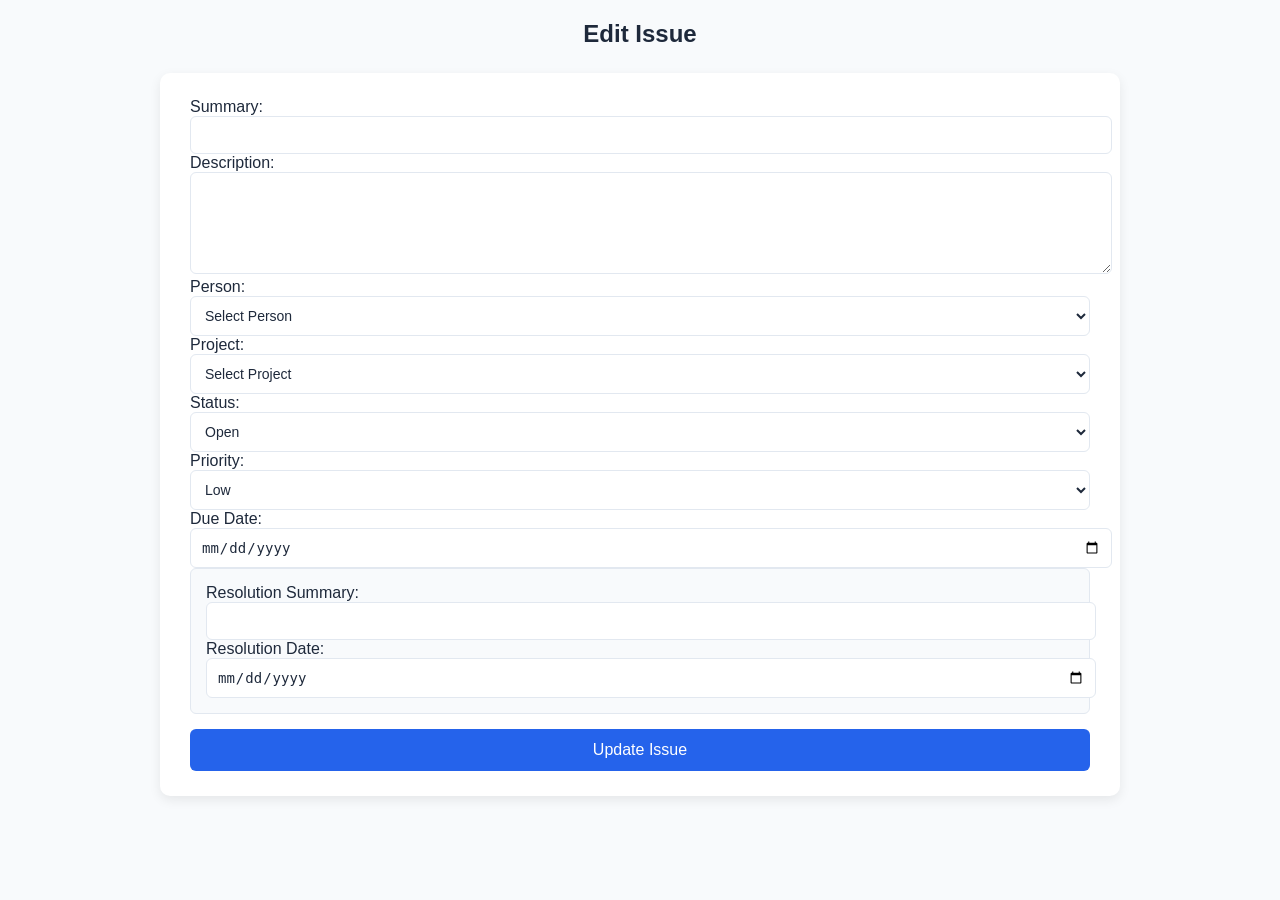
<file: EditIssue.html>
<!DOCTYPE html>
<html lang="en">
<head>
    <meta charset="UTF-8">
    <meta name="viewport" content="width=device-width, initial-scale=1.0">
    <title>Edit Issue</title>
    <link rel="stylesheet" href="style.css">
</head>
<body>

<h2>Edit Issue</h2>

<form id="editForm">
  <input type="hidden" id="issueId">

  <label>Summary:</label>  
  <input type="text" id="summary" required>

  <label>Description:</label>
  <textarea id="description"></textarea>

  <label>Person:</label>
  <select id="person"></select>

  <label>Project:</label>
  <select id="project"></select>

  <label>Status:</label>
  <select id="status">
    <option value="open">Open</option>
    <option value="resolved">Resolved</option>
  </select>

  <label>Priority:</label>
  <select id="priority">
    <option value="low">Low</option>
    <option value="medium">Medium</option>
    <option value="high">High</option>
  </select>

  <label>Due Date:</label>
  <input type="date" id="dueDate">

  <div id="resolutionFields">
    <label>Resolution Summary:</label>
    <input type="text" id="resolutionSummary">
    <label>Resolution Date:</label>
    <input type="date" id="resolutionDate">
  </div>

  <button type="submit">Update Issue</button>
</form>

<script src="storage.js"></script>
<script>
document.getElementById("status").addEventListener("change", function () {
  resolutionFields.style.display = this.value === "resolved" ? "block" : "none";
});

function applyStatusLogic(issue) {
  const today = new Date();
  const due = new Date(issue.dueDate);

  if (issue.status !== "resolved" && issue.dueDate && due < today) {
    issue.status = "overdue";
  }
  return issue;
}

function validate(issue) {
  if (issue.status === "resolved") {
    if (!issue.resolutionSummary || !issue.resolutionDate) {
      return "Resolution details required";
    }
  }
  return null;
}

function loadIssue(issue) {
  document.getElementById("issueId").value = issue.id;
  document.getElementById("summary").value = issue.summary || "";
  document.getElementById("description").value = issue.description || "";
  document.getElementById("person").value = issue.assignedTo || issue.person || "";
  document.getElementById("project").value = issue.project || "";
  document.getElementById("status").value = issue.status || "open";
  document.getElementById("priority").value = issue.priority || "low";
  document.getElementById("dueDate").value = issue.dueDate || "";
  document.getElementById("resolutionSummary").value = issue.resolutionSummary || "";
  document.getElementById("resolutionDate").value = issue.resolutionDate || "";

  document.getElementById("resolutionFields").style.display =
    issue.status === "resolved" ? "block" : "none";
}

document.getElementById("editForm").addEventListener("submit", function(e){
  e.preventDefault();

  let issue = {
    id: Number(issueId.value),
    summary: summary.value,
    description: description.value,
    assignedTo: person.value,
    project: project.value,
    status: status.value,
    priority: priority.value,
    dueDate: dueDate.value,
    resolutionSummary: resolutionSummary.value,
    resolutionDate: resolutionDate.value,
    date: originalDate
  };

  const error = validate(issue);
  if (error) return alert(error);

  issue = applyStatusLogic(issue);

  BTS.updateItem(BTS.KEYS.ISSUES, issue);
  sessionStorage.setItem("bts_issue_updated", "1");
  window.location.href = "index.html";
});

let originalDate = "";

function getQueryParam(name) {
  const urlParams = new URLSearchParams(window.location.search);
  return urlParams.get(name);
}

//Role4
document.addEventListener("DOMContentLoaded", () => {
    populatePeopleDropdown();
    populateProjectDropdown();

    const id = getQueryParam("edit");

    if (!id) return;

    const issues = BTS.getData(BTS.KEYS.ISSUES);
    const issue = issues.find(i => String(i.id) === String(id));

    if (issue) {
        originalDate = issue.date || "";
        loadIssue(issue);
    }
});
document.getElementById("status").addEventListener("change", function () {
  document.getElementById("resolutionFields").style.display =
    this.value === "resolved" ? "block" : "none";
});

function populatePeopleDropdown() {
    const people = BTS.getData(BTS.KEYS.PEOPLE);
    const select = document.getElementById("person");

    select.innerHTML = '<option value="">Select Person</option>';

    people.forEach(p => {
        const option = document.createElement("option");
        option.value = p.username;
        option.textContent = `${p.name} ${p.surname}`;
        select.appendChild(option);
    });
}
function populateProjectDropdown() {
    const projects = BTS.getData(BTS.KEYS.PROJECTS);
    const select = document.getElementById("project");

    select.innerHTML = '<option value="">Select Project</option>';

    projects.forEach(p => {
        const option = document.createElement("option");
        option.value = p.name;
        option.textContent = p.name;
        select.appendChild(option);
    });
}

window.addEventListener("storage", populatePeopleDropdown);
</script>

</body>
</html>
</file>
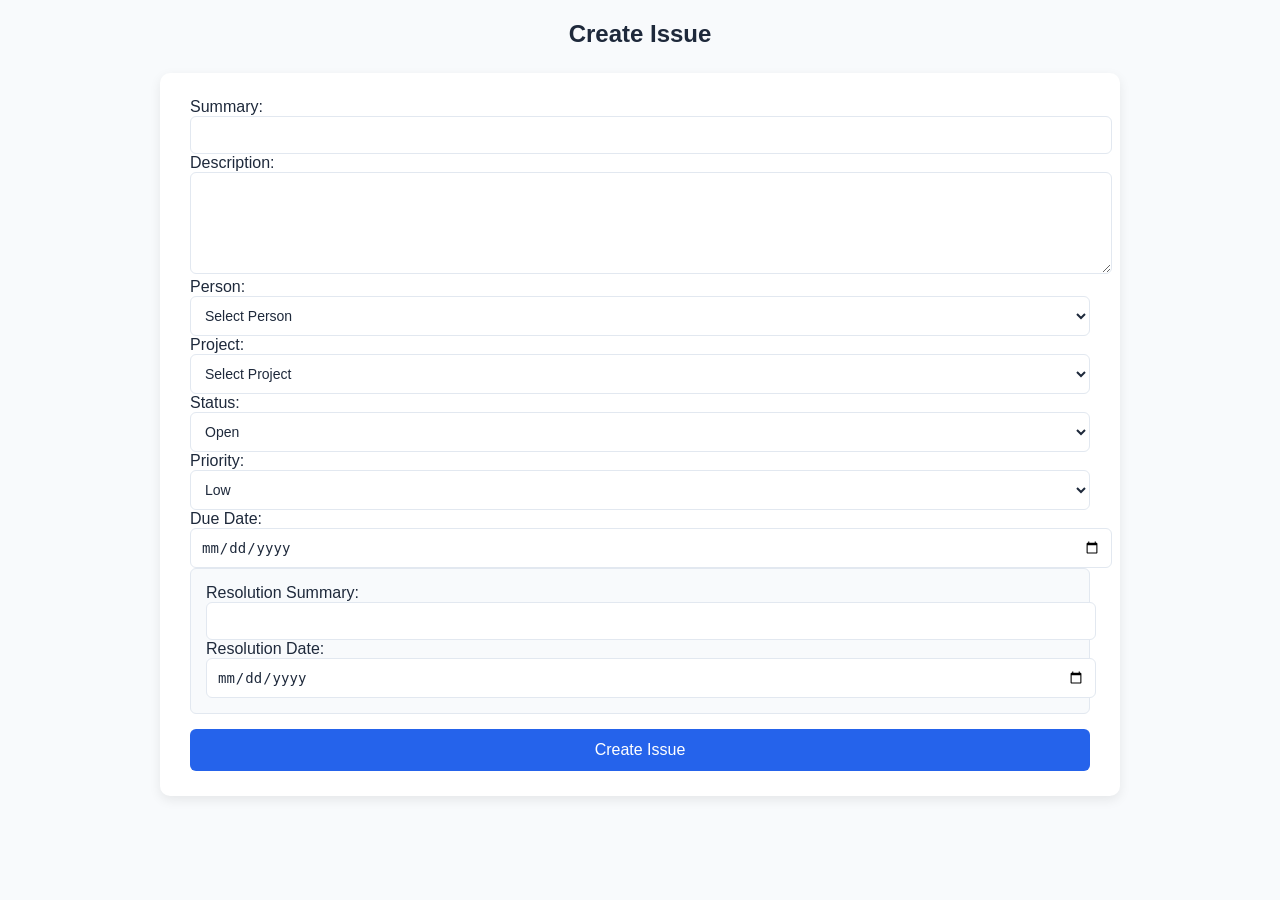
<file: IssueCreation.html>
<!DOCTYPE html>
<html lang="en">
<head>
    <meta charset="UTF-8">
    <meta name="viewport" content="width=device-width, initial-scale=1.0">
    <title>Issue Creation</title>
    <link rel="stylesheet" href="style.css">
</head>
<body>

 <h2>Create Issue</h2>

<form id="createForm">
  <label>Summary:</label>  
  <input type="text" id="summary" required>

  <label>Description:</label>
  <textarea id="description"></textarea>

  <label>Person:</label>
  <select id="person"></select>

  <label>Project:</label>
<select id="project"></select>

  <label>Status:</label>  
  <select id="status">
    <option value="open">Open</option>
    <option value="resolved">Resolved</option>
  </select>

  <label>Priority:</label>
  <select id="priority">
    <option value="low">Low</option>
    <option value="medium">Medium</option>
    <option value="high">High</option>
  </select>

  <label>Due Date:</label>
  <input type="date" id="dueDate">

  
  <div id="resolutionFields">
    <label>Resolution Summary:</label>
    <input type="text" id="resolutionSummary">
    <label>Resolution Date:</label>
    <input type="date" id="resolutionDate">
  </div>

  <button type="submit">Create Issue</button>
</form>

<script src="storage.js"></script>

<script>
initializeData();
initializeEntities();
</script>

<script src="PeopleProjects.js"></script>

<script>
const resolutionFields = document.getElementById("resolutionFields");

document.getElementById("status").addEventListener("change", function () {
  resolutionFields.style.display = this.value === "resolved" ? "block" : "none";
});

function applyStatusLogic(issue) {
  const today = new Date();
  const due = new Date(issue.dueDate);

  if (issue.status !== "resolved" && issue.dueDate && due < today) {
    issue.status = "overdue";
  }
  return issue;
}

function validate(issue) {
  if (issue.status === "resolved") {
    if (!issue.resolutionSummary || !issue.resolutionDate) {
      return "Resolution details required";
    }
  }
  return null;
}

document.getElementById("createForm").addEventListener("submit", function(e){
  e.preventDefault();

 let issue = {
  id: Date.now(),
  summary: summary.value,
  description: description.value,
  assignedTo: person.value,
  project: project.value,
  status: status.value,
  priority: priority.value,
  dueDate: dueDate.value,
  resolutionSummary: resolutionSummary.value,
  resolutionDate: resolutionDate.value,
  date: new Date().toISOString().split("T")[0]
};

  const error = validate(issue);
  if (error) return alert(error);

  const finalIssue = applyStatusLogic(issue);

  BTS.addItem(BTS.KEYS.ISSUES, finalIssue);
  sessionStorage.setItem("bts_issue_updated", "1");
  window.location.href = "index.html";

  this.reset();
  resolutionFields.style.display = "none";
});

// correct dropdown loading (shared)
function populatePeopleDropdown() {
    const people = BTS.getData(BTS.KEYS.PEOPLE);
    const select = document.getElementById("person");

    if (!select) return;

    select.innerHTML = '<option value="">Select Person</option>';

    people.forEach(p => {
        const option = document.createElement("option");
        option.value = p.username;
        option.textContent = `${p.name} ${p.surname || ''}`;
        select.appendChild(option);
    });
}

document.addEventListener("DOMContentLoaded", populatePeopleDropdown);
window.addEventListener("storage", populatePeopleDropdown);
</script>

</body>
</html>
</file>
<file: style.css>
/* --- Root Variables for easy theme management --- */
:root {
    --primary: #2563eb;
    --primary-hover: #1d4ed8;
    --bg-light: #f8fafc;
    --text-main: #1e293b;
    --text-muted: #64748b;
    --white: #ffffff;
    --border-color: #e2e8f0;
    --open: #3b82f6;
    --resolved: #10b981;
    --overdue: #ef4444;
    --high: #dc2626;
    --medium: #f59e0b;
    --low: #6366f1;
}

body {
    background-color: var(--bg-light);
    color: var(--text-main);
    font-family: 'Inter', -apple-system, BlinkMacSystemFont, "Segoe UI", Roboto, sans-serif;
    margin: 0;
}

/* --- Login Section Enhancement --- */
.login-container {
    height: 100vh;
    display: flex;
    align-items: center;
    justify-content: center;
    background: linear-gradient(135deg, #1e293b 0%, #0f172a 100%);
}

.login-card {
    width: 100%;
    max-width: 420px;
    border: none;
    border-radius: 16px;
    padding: 20px;
    box-shadow: 0 25px 50px -12px rgba(0, 0, 0, 0.5);
}

.login-card h2 {
    color: var(--text-main);
    letter-spacing: -0.025em;
}

/* --- Navbar Styling --- */
.navbar {
    background-color: var(--white) !important;
    border-bottom: 1px solid var(--border-color);
    padding: 0.75rem 1.5rem;
}

.navbar-brand {
    color: var(--primary) !important;
    font-size: 1.25rem;
    letter-spacing: -0.01em;
}

/* --- Main Dashboard UI --- */
.main-content-wrapper {
    padding: 2rem;
}

.card-title {
    font-weight: 700;
    color: var(--text-main);
}

/* --- Kanban / Issue Cards --- */
.kanban-column {
    background-color: #f1f5f9;
    border-radius: 12px;
    min-height: 80vh;
    padding: 1rem;
    border: 1px solid var(--border-color);
}

.issue-card {
    background: var(--white);
    border-radius: 10px;
    padding: 1.25rem;
    margin-bottom: 1rem;
    border: 1px solid var(--border-color);
    box-shadow: 0 1px 3px rgba(0,0,0,0.1);
    transition: transform 0.2s ease, box-shadow 0.2s ease;
    cursor: pointer;
}

.issue-card:hover {
    transform: translateY(-2px);
    box-shadow: 0 10px 15px -3px rgba(0,0,0,0.1);
}

.prio-high { border-left: 5px solid var(--high); }
.prio-medium { border-left: 5px solid var(--medium); }
.prio-low { border-left: 5px solid var(--low); }

/* --- Badges & Tags --- */
.badge-status {
    font-size: 0.75rem;
    font-weight: 600;
    padding: 0.25rem 0.6rem;
    border-radius: 9999px;
    text-transform: uppercase;
}

.status-open { background: #dbeafe; color: #1e40af; }
.status-resolved { background: #dcfce7; color: #166534; }
.status-overdue { background: #fee2e2; color: #991b1b; }

/* --- Form Improvements --- */
.form-control {
    border-radius: 8px;
    border: 1px solid var(--border-color);
    padding: 0.6rem 1rem;
}

.form-control:focus {
    border-color: var(--primary);
    box-shadow: 0 0 0 3px rgba(37, 99, 235, 0.1);
}

.btn-primary {
    background-color: var(--primary);
    border: none;
    border-radius: 8px;
    font-weight: 600;
    transition: background 0.2s;
}

.btn-primary:hover {
    background-color: var(--primary-hover);
}
#createForm,
#editForm {
  background: var(--white);
  padding: 25px 30px;
  border-radius: 10px;
  max-width: 900px;
  margin: auto;
  box-shadow: 0 4px 12px rgba(0,0,0,0.08);
}

h2 {
  text-align: center;
  margin-bottom: 25px;
}

.form-row {
  display: grid;
  grid-template-columns: 1fr 1fr;
  gap: 15px;
  margin-bottom: 12px;
}

#summary,
#description {
  grid-column: span 2;
}

#summary,
#description,
#person,
#project,
#status,
#priority,
#dueDate,
#resolutionSummary,
#resolutionDate {
  width: 100%;
  padding: 10px;
  border-radius: 6px;
  border: 1px solid var(--border-color);
  background: var(--white);
  color: var(--text-main);
  font-size: 14px;
}

#summary:focus,
#description:focus,
#person:focus,
#project:focus,
#status:focus,
#priority:focus,
#dueDate:focus,
#resolutionSummary:focus,
#resolutionDate:focus {
  border-color: var(--primary);
  outline: none;
}

::placeholder {
  color: var(--text-muted);
}

#description {
  min-height: 80px;
}

button {
  margin-top: 15px;
  padding: 12px;
  width: 100%;
  border: none;
  border-radius: 6px;
  background: var(--primary);
  color: var(--white);
  font-size: 16px;
  cursor: pointer;
}

button:hover {
  background: var(--primary-hover);
}

#resolutionFields {
  background: var(--bg-light);
  padding: 15px;
  border-radius: 6px;
  border: 1px solid var(--border-color);
}
</file>
